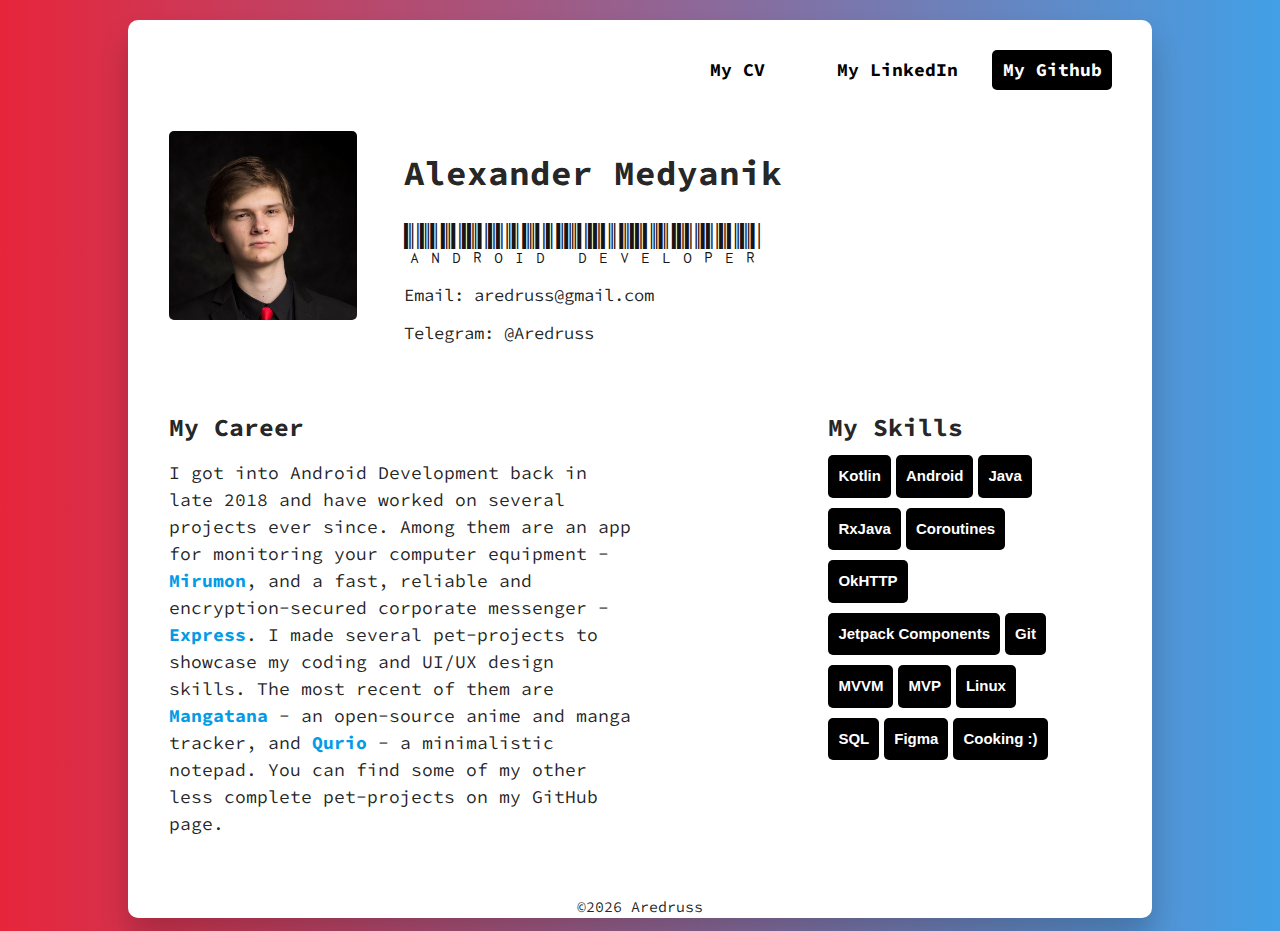
<file: index.html>
<!doctype html>
<html lang="ru">
<head>
    <meta charset="utf-8"/>
    <meta property="og:image" content="https://aredruss.github.io/assets/logo.png">
    <meta property="og:title" content="Aredruss on Github Pages">
    <meta property="og:description" content="Hi! My name is Alexander, and I'm an Android Developer.">
    <title>Aredruss</title>
    <link rel="stylesheet" href="styles/style.css"/>
    <link rel="stylesheet" href="https://cdnjs.cloudflare.com/ajax/libs/materialize/1.0.0/css/materialize.min.css">
    <script src="https://cdnjs.cloudflare.com/ajax/libs/materialize/1.0.0/js/materialize.min.js"></script>
    <link rel="icon" href="assets/Icon-Logo.png">
</head>
<body>
<main>
    <div class="main-info">
        <div class="card-header">
            <div class="navbar">
                <button class="navbutton"
                        onclick=window.open('https://github.com/Aredruss',"_blank")>
                    <b>My Github</b>
                </button>
                <button class="navbutton-no-tint"
                        onclick=window.open('https://www.linkedin.com/in/alexander-medyanik-2636751b8/',"_blank")>
                    <b>My LinkedIn</b>
                </button>
                <button class="navbutton-no-tint"
                        onclick=window.open('https://hh.ru/resume/9786da5dff0778e28c0039ed1f3572366f744f',"_blank")>
                    <b>My CV</b>
                </button>
            </div>
        </div>
        <div class="info">
            <div class="head-info">
                <img class="avatar" src="assets/avatar.jpg" alt="My photo. Sorry It's not there.">
                <div class="contact-info">
                    <div>
                        <h4><b>Alexander Medyanik</b></h4>
                        <h3 class="job-title">Android Developer</h3>
                        <h6>
                            Email: aredruss@gmail.com <br> <br>
                            Telegram: @Aredruss
                        </h6>
                    </div>
                </div>
            </div>
            <div class="about-info">
                <div class="career-info">
                    <h5 class="about-h5"><b>My Career</b></h5>
                    <p class="career-text">I got into Android Development back in late 2018 and have worked on several
                        projects
                        ever since.
                        Among them are an app for monitoring your computer equipment -
                        <a href="https://github.com/mirumon" target="_blank"><b>Mirumon</b></a>,
                        and a fast, reliable and encryption-secured corporate messenger
                        - <a href="https://express.ms/" target="_blank"><b>Express</b></a>.
                        I made several pet-projects to showcase my coding and UI/UX design skills. The most recent of them are <a
                                href="https://github.com/Aredruss/Mangatana"><b>Mangatana</b></a> -
                        an open-source anime and manga tracker, and <a
                                href="https://github.com/Aredruss/Qurio-Notes"><b>Qurio</b></a> - a minimalistic
                        notepad.
                        You can find some of my other less complete pet-projects on my GitHub page.</p>
                </div>
                <div class="skillset">
                    <h5 class="about-h5"><b>My Skills</b></h5>
                    <div class="skill-chips">
                    </div>
                </div>
            </div>
        </div>
        <div class="copyright-info">
            <h6 class="year"></h6>
        </div>
    </div>
</main>
</body>
</html>

<script>
    const skills = ['Kotlin', 'Android', 'Java', 'RxJava', 'Coroutines',
        'OkHTTP', 'Jetpack Components', 'Git', 'MVVM', 'MVP', 'Linux', 'SQL', 'Figma', 'Cooking :)'];
    let target = document.querySelector(".skill-chips");
    let template = "<div class = \"skill-chip\"><b>~sk~</b></div>";

    skills.forEach(function (skill) {
        target.insertAdjacentHTML("beforeend", template.replace(/~sk~/g, skill))
    })


    const year = new Date().getFullYear();
    target = document.querySelector(".year")
    template = "©~sk~ Aredruss"
    target.insertAdjacentText("beforebegin", template.replace(/~sk~/g, year))
</script>
</file>
<file: styles/style.css>
@import url('https://fonts.googleapis.com/css2?family=Source+Code+Pro&display=swap');
@import url('https://fonts.googleapis.com/css2?family=Libre+Barcode+39+Text&display=swap');

html {
    background: linear-gradient(90deg, #e7253b, #42a0e6);
}

main {
    display: flex;
    flex-direction: column;
    flex-wrap: wrap;
    margin: 1% auto;
    width: 80%;
    background: #ffffff;
    box-shadow: rgba(0, 0, 0, 0.2) 0px 20px 30px;
    border-radius: 10px;
}

.navbar {
    margin-top: 20px;
    padding-top: 15px;
    margin-right: 20px;
    display: flex;
    flex-direction: row-reverse;
}

.navbutton {
    background: black;
    color: white;
    height: 40px;
    width: 120px;
    margin-right: 20px;
    margin-top: 15px;
    font-family: "Source Code Pro", sans-serif;
    border-radius: 5px;
    border: none;
    font-size: 18px;
    margin-left: 20px;
}

.navbutton:active {
    background: black;
}

.navbutton:focus {
    background: #000000;
}

.navbutton:hover {
    background: linear-gradient(90deg, #e7253b, #42a0e6);
}

.navbutton-no-tint {
    border: none;
    color: black;
    height: 40px;
    background: white;
    width: 150px;
    margin-top: 15px;
    margin-left: 10px;
    font-family: "Source Code Pro", sans-serif;
    font-size: 18px;
    border-radius: 5px;
}

.navbutton-no-tint:active {
    background: white;
    color: black;
}

.navbutton-no-tint:focus {
    background: #000000;
    color: white;
}

.navbutton-no-tint:hover {
    background: #000000;
    color: white;
}


.info {
    display: flex;
    flex-direction: column;
    padding: 4%;
    flex-wrap: wrap;
}

.head-info {
    display: flex;
    flex-direction: row;
    flex-wrap: wrap;
}

.avatar {
    border-radius: 5px;
    width: 20%;
    height: 20%;
}

.job-title {
    font-family: "Libre Barcode 39 Text", sans-serif;
    color: #161616;
}

.contact-info {
    flex-direction: column;
    margin-left: 5%;
    margin-top: 0;
    font-family: "Source Code Pro", sans-serif;
    flex-wrap: wrap;
}

.about-info {
    display: flex;
    flex-direction: row;
    margin-top: 5%;
    position: relative;;
}

.career-info {
    display: block;
    width: 50%;
}

.career-text {
    font-size: large;
    font-family: "Source Code Pro", sans-serif;
}

.about-h5 {
    font-family: "Source Code Pro", sans-serif;
}

.skillset {
    flex-wrap: wrap;
    margin-left: 20%;
    width: 25%;
}

.skill-chip {
    display: inline-block;
    margin-right: 5px;
    margin-top: 5px;
    margin-bottom: 5px;
    background: black;
    color: white;
    padding: 10px;
    border-radius: 5px;
}

.copyright-info {
    display: flex;
    justify-content: center;
    justify-items: center;
    font-family: "Source Code Pro", sans-serif;
}
</file>
